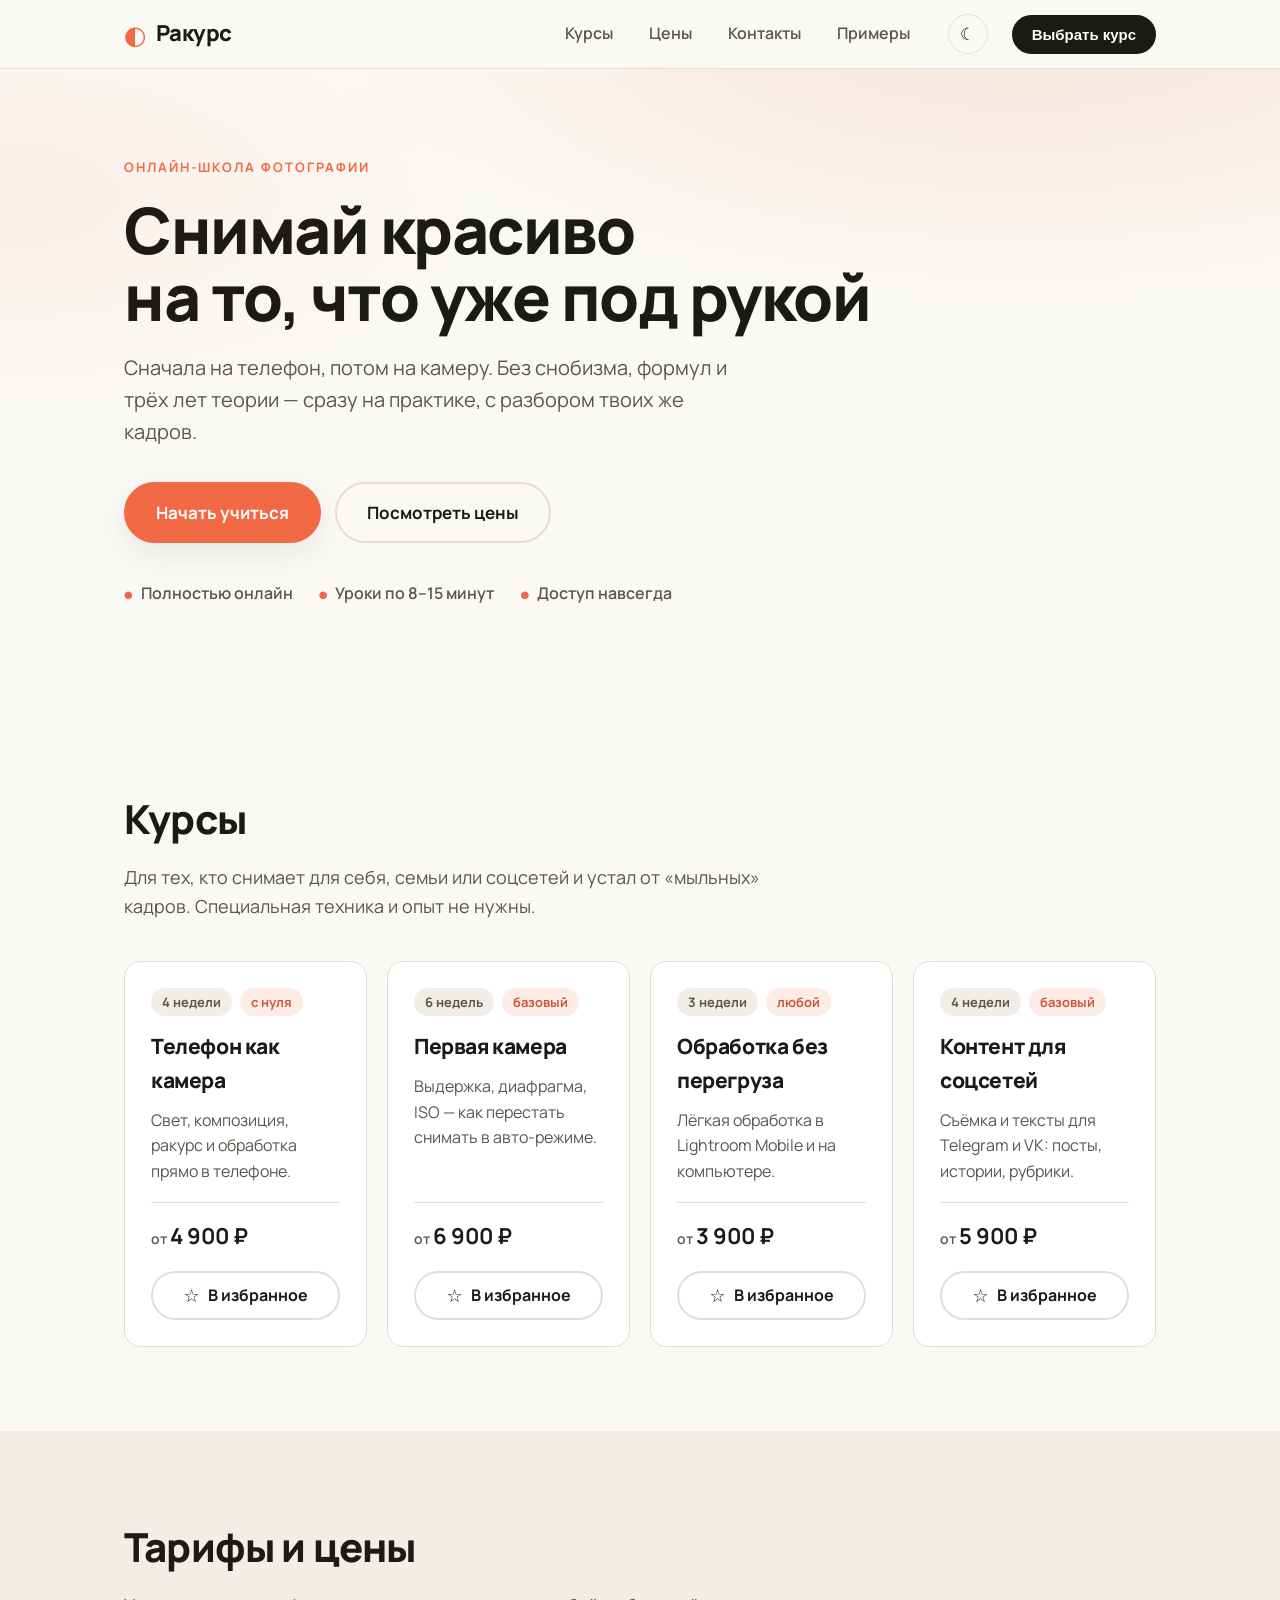
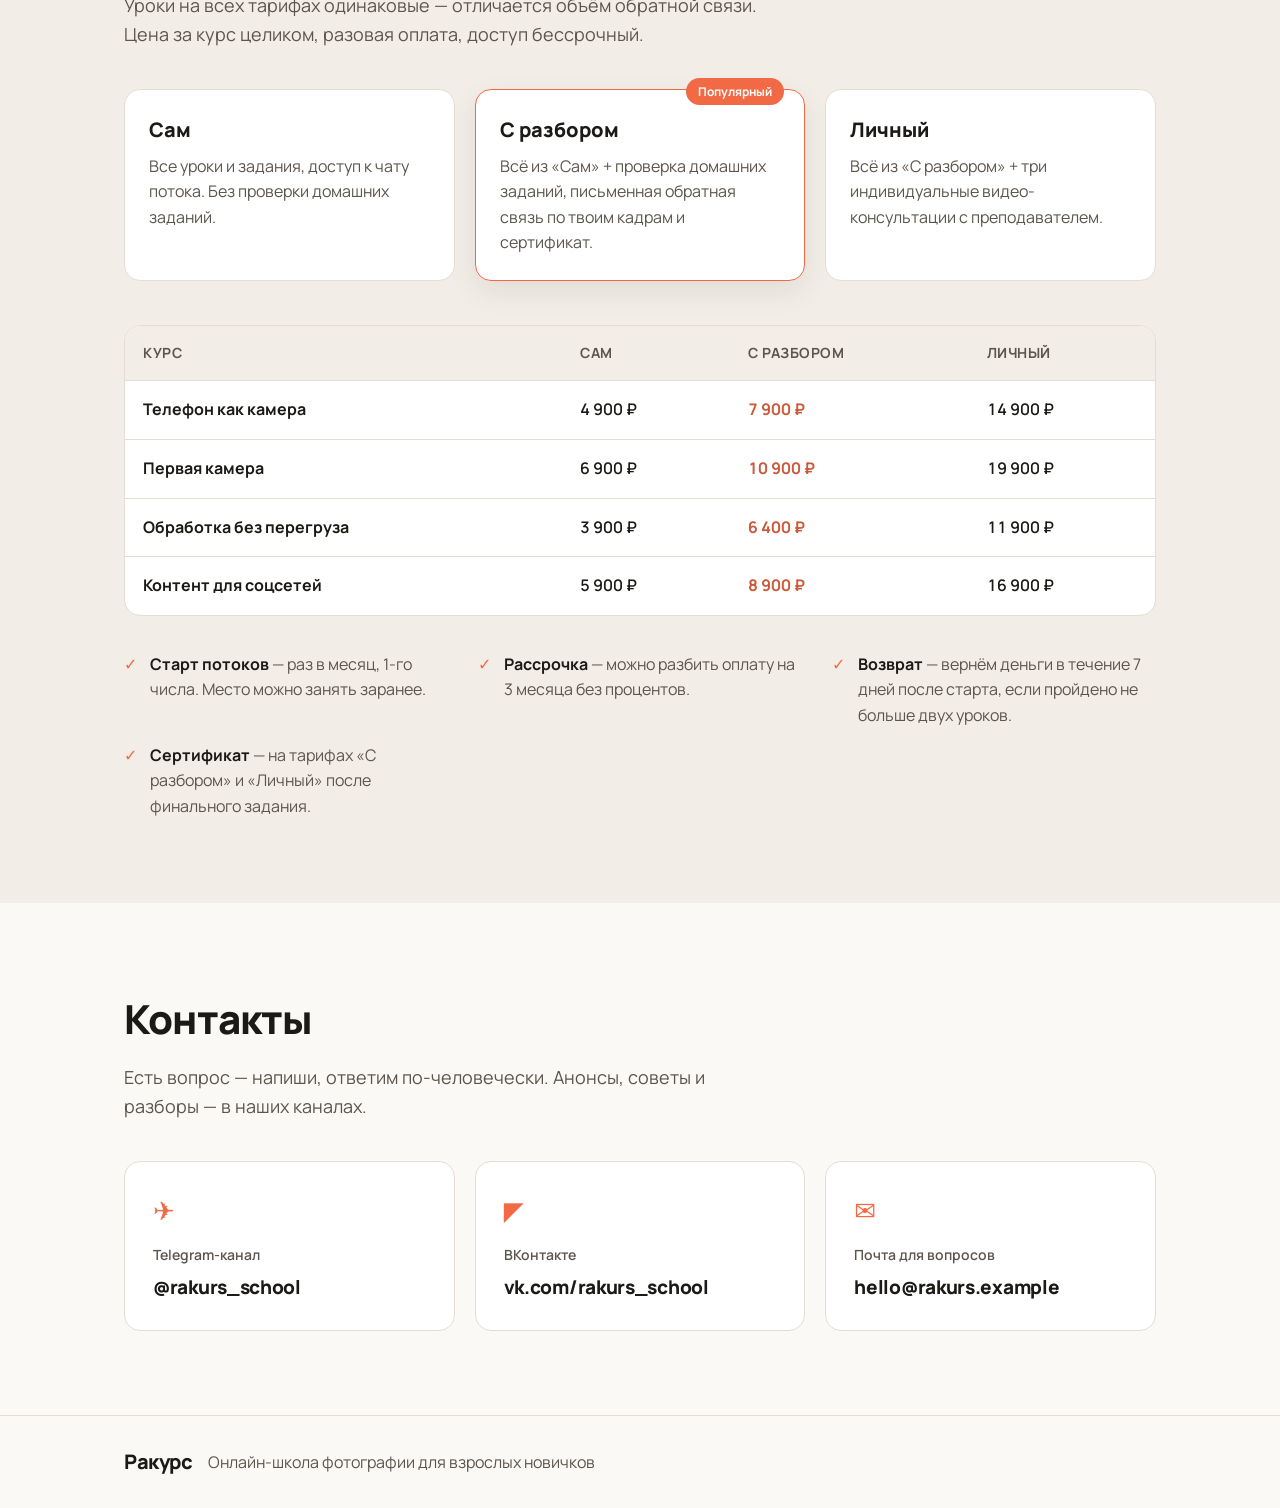
<file: index.html>
<!DOCTYPE html>
<html lang="ru">
<head>
  <meta charset="UTF-8">
  <meta name="viewport" content="width=device-width, initial-scale=1.0">
  <script>
    // Ставим тему до отрисовки, чтобы не было вспышки светлого фона
    (function () {
      try {
        var t = localStorage.getItem("rakurs-theme");
        if (!t) t = matchMedia("(prefers-color-scheme: dark)").matches ? "dark" : "light";
        document.documentElement.dataset.theme = t;
      } catch (e) {}
    })();
  </script>
  <title>Ракурс — онлайн-школа фотографии для взрослых новичков</title>
  <meta name="description" content="Учим снимать на то, что уже есть под рукой: сначала на телефон, потом на камеру. Без снобизма и трёх лет теории — сразу на практике.">
  <link rel="preconnect" href="https://fonts.googleapis.com">
  <link rel="preconnect" href="https://fonts.gstatic.com" crossorigin>
  <link href="https://fonts.googleapis.com/css2?family=Manrope:wght@400;500;600;700;800&display=swap" rel="stylesheet">
  <link rel="stylesheet" href="style.css">
</head>
<body>

  <!-- Шапка -->
  <header class="site-header" id="top">
    <div class="container header-inner">
      <a href="#top" class="logo">
        <span class="logo-mark">◐</span>
        <span class="logo-text">Ракурс</span>
      </a>
      <nav class="nav">
        <a href="#courses">Курсы</a>
        <a href="#prices">Цены</a>
        <a href="#contacts">Контакты</a>
        <a href="gallery.html">Примеры</a>
      </nav>
      <button type="button" class="theme-toggle" id="theme-toggle" aria-label="Тёмная тема" aria-pressed="false">
        <span class="theme-icon">☾</span>
      </button>
      <button type="button" class="btn btn-sm btn-choose" id="choose-btn">
        <span>Выбрать курс</span>
        <span class="fav-count" id="fav-count" hidden>0</span>
      </button>
    </div>
  </header>

  <!-- Первый экран -->
  <section class="hero">
    <div class="container hero-inner">
      <p class="hero-eyebrow">Онлайн-школа фотографии</p>
      <h1 class="hero-title">Снимай красиво<br>на то, что уже под рукой</h1>
      <p class="hero-lead">
        Сначала на телефон, потом на камеру. Без снобизма, формул и трёх лет
        теории — сразу на практике, с разбором твоих же кадров.
      </p>
      <div class="hero-actions">
        <a href="#courses" class="btn btn-lg">Начать учиться</a>
        <a href="#prices" class="btn btn-lg btn-ghost">Посмотреть цены</a>
      </div>
      <ul class="hero-badges">
        <li>Полностью онлайн</li>
        <li>Уроки по 8–15 минут</li>
        <li>Доступ навсегда</li>
      </ul>
    </div>
  </section>

  <!-- Курсы -->
  <section class="section" id="courses">
    <div class="container">
      <h2 class="section-title">Курсы</h2>
      <p class="section-sub">
        Для тех, кто снимает для себя, семьи или соцсетей и устал от «мыльных»
        кадров. Специальная техника и опыт не нужны.
      </p>

      <div class="cards" id="courses-grid">
        <!-- карточки курсов рендерятся из app.js -->
      </div>
    </div>
  </section>

  <!-- Цены -->
  <section class="section section-alt" id="prices">
    <div class="container">
      <h2 class="section-title">Тарифы и цены</h2>
      <p class="section-sub">
        Уроки на всех тарифах одинаковые — отличается объём обратной связи.
        Цена за курс целиком, разовая оплата, доступ бессрочный.
      </p>

      <div class="tariffs" id="tariffs-grid">
        <!-- описания тарифов рендерятся из app.js -->
      </div>

      <div class="price-table-wrap">
        <table class="price-table" id="price-table">
          <!-- таблица цен рендерится из app.js -->
        </table>
      </div>

      <ul class="conditions">
        <li><strong>Старт потоков</strong> — раз в месяц, 1-го числа. Место можно занять заранее.</li>
        <li><strong>Рассрочка</strong> — можно разбить оплату на 3 месяца без процентов.</li>
        <li><strong>Возврат</strong> — вернём деньги в течение 7 дней после старта, если пройдено не больше двух уроков.</li>
        <li><strong>Сертификат</strong> — на тарифах «С разбором» и «Личный» после финального задания.</li>
      </ul>
    </div>
  </section>

  <!-- Контакты -->
  <section class="section" id="contacts">
    <div class="container">
      <h2 class="section-title">Контакты</h2>
      <p class="section-sub">
        Есть вопрос — напиши, ответим по-человечески. Анонсы, советы и разборы —
        в наших каналах.
      </p>

      <div class="contacts">
        <a class="contact-card" href="https://t.me/rakurs_school" target="_blank" rel="noopener">
          <span class="contact-icon">✈</span>
          <span class="contact-label">Telegram-канал</span>
          <span class="contact-value">@rakurs_school</span>
        </a>
        <a class="contact-card" href="https://vk.com/rakurs_school" target="_blank" rel="noopener">
          <span class="contact-icon">◤</span>
          <span class="contact-label">ВКонтакте</span>
          <span class="contact-value">vk.com/rakurs_school</span>
        </a>
        <a class="contact-card" href="mailto:hello@rakurs.example">
          <span class="contact-icon">✉</span>
          <span class="contact-label">Почта для вопросов</span>
          <span class="contact-value">hello@rakurs.example</span>
        </a>
      </div>
    </div>
  </section>

  <footer class="site-footer">
    <div class="container footer-inner">
      <span class="logo-text">Ракурс</span>
      <span class="footer-note">Онлайн-школа фотографии для взрослых новичков</span>
    </div>
  </footer>

  <script src="theme.js"></script>
  <script src="app.js"></script>
</body>
</html>
</file>
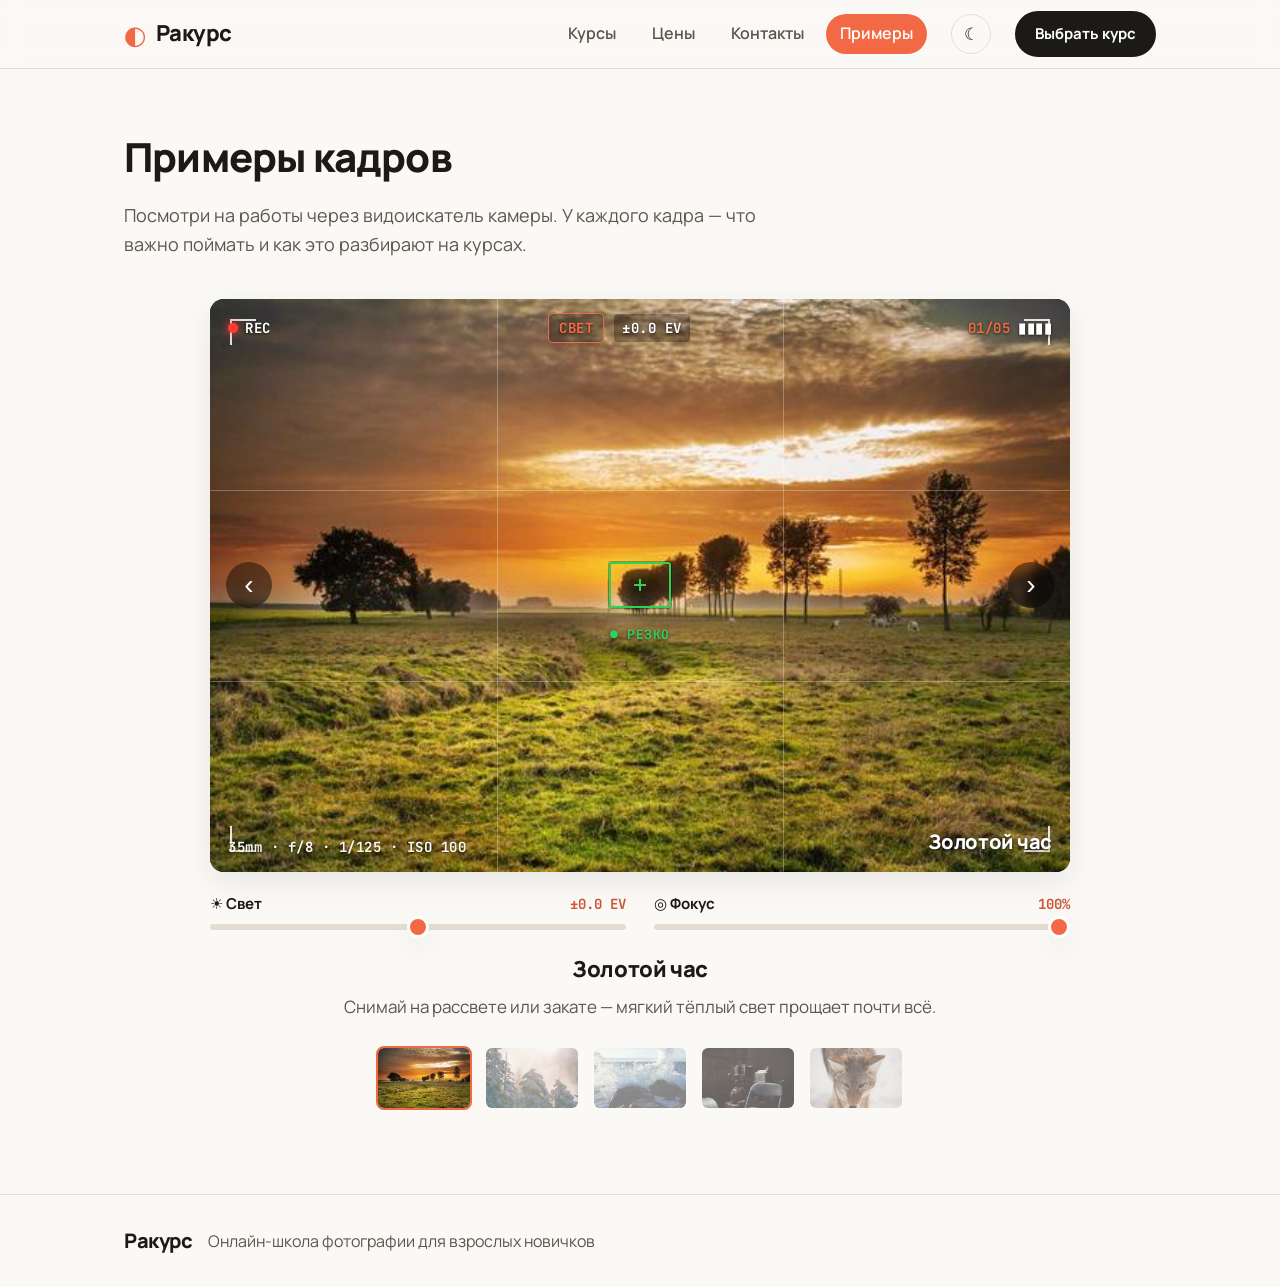
<file: gallery.html>
<!DOCTYPE html>
<html lang="ru">
<head>
  <meta charset="UTF-8">
  <meta name="viewport" content="width=device-width, initial-scale=1.0">
  <script>
    // Ставим тему до отрисовки, чтобы не было вспышки светлого фона
    (function () {
      try {
        var t = localStorage.getItem("rakurs-theme");
        if (!t) t = matchMedia("(prefers-color-scheme: dark)").matches ? "dark" : "light";
        document.documentElement.dataset.theme = t;
      } catch (e) {}
    })();
  </script>
  <title>Примеры кадров — Ракурс</title>
  <meta name="description" content="Смотри примеры работ через рамку-видоискатель: свет, выдержка, ISO, фокус — на живых кадрах.">
  <link rel="preconnect" href="https://fonts.googleapis.com">
  <link rel="preconnect" href="https://fonts.gstatic.com" crossorigin>
  <link href="https://fonts.googleapis.com/css2?family=Manrope:wght@400;500;600;700;800&family=JetBrains+Mono:wght@500;700&display=swap" rel="stylesheet">
  <link rel="stylesheet" href="style.css">
  <link rel="stylesheet" href="gallery.css">
</head>
<body>

  <!-- Шапка -->
  <header class="site-header" id="top">
    <div class="container header-inner">
      <a href="index.html" class="logo">
        <span class="logo-mark">◐</span>
        <span class="logo-text">Ракурс</span>
      </a>
      <nav class="nav">
        <a href="index.html#courses">Курсы</a>
        <a href="index.html#prices">Цены</a>
        <a href="index.html#contacts">Контакты</a>
        <a href="gallery.html" class="active">Примеры</a>
      </nav>
      <button type="button" class="theme-toggle" id="theme-toggle" aria-label="Тёмная тема" aria-pressed="false">
        <span class="theme-icon">☾</span>
      </button>
      <a href="index.html#courses" class="btn btn-sm btn-choose">Выбрать курс</a>
    </div>
  </header>

  <!-- Видоискатель -->
  <section class="section gallery-section">
    <div class="container">
      <h2 class="section-title">Примеры кадров</h2>
      <p class="section-sub">
        Посмотри на работы через видоискатель камеры. У каждого кадра — что важно
        поймать и как это разбирают на курсах.
      </p>

      <div class="viewfinder" id="viewfinder" tabindex="0" aria-label="Видоискатель, листай стрелками">
        <img class="vf-photo" id="vf-photo" alt="">

        <!-- Сетка по правилу третей -->
        <div class="vf-grid" aria-hidden="true">
          <span></span><span></span><span></span><span></span>
        </div>

        <!-- Уголки рамки -->
        <div class="vf-corners" aria-hidden="true">
          <i class="tl"></i><i class="tr"></i><i class="bl"></i><i class="br"></i>
        </div>

        <!-- Точка фокуса по центру (клик — навести резкость) -->
        <button class="vf-af" id="vf-af" aria-label="Навести резкость"></button>
        <div class="vf-focus-status" id="vf-focus-status" aria-hidden="true">◌ ФОКУСИРОВКА</div>

        <!-- Верхний HUD -->
        <div class="vf-hud vf-top" aria-hidden="true">
          <span class="vf-rec"><i></i>REC</span>
          <span class="vf-mid">
            <span class="vf-mode" id="vf-tag">СВЕТ</span>
            <span class="vf-ev" id="vf-ev">±0.0 EV</span>
          </span>
          <span class="vf-batt"><b class="vf-counter" id="vf-counter">01/05</b> ▮▮▮▮</span>
        </div>

        <!-- Нижний HUD: EXIF + подпись -->
        <div class="vf-hud vf-bottom" aria-hidden="true">
          <span class="vf-exif" id="vf-exif"></span>
          <span class="vf-title" id="vf-hud-title"></span>
        </div>

        <!-- Стрелки -->
        <button class="vf-nav vf-prev" id="vf-prev" aria-label="Предыдущий кадр">‹</button>
        <button class="vf-nav vf-next" id="vf-next" aria-label="Следующий кадр">›</button>
      </div>

      <!-- Управление кадром -->
      <div class="vf-controls">
        <label class="vf-ctrl">
          <span class="vf-ctrl-head">☀ Свет <b id="light-val">±0.0 EV</b></span>
          <input type="range" id="light" min="-100" max="100" value="0" step="1">
        </label>
        <label class="vf-ctrl">
          <span class="vf-ctrl-head">◎ Фокус <b id="focus-val">100%</b></span>
          <input type="range" id="focus" min="0" max="100" value="100" step="1">
        </label>
      </div>

      <!-- Подпись под видоискателем -->
      <div class="shot-caption">
        <h3 id="shot-title"></h3>
        <p id="shot-tip"></p>
      </div>

      <!-- Плёнка с миниатюрами -->
      <div class="thumbs" id="thumbs"></div>
    </div>
  </section>

  <footer class="site-footer">
    <div class="container footer-inner">
      <span class="logo-text">Ракурс</span>
      <span class="footer-note">Онлайн-школа фотографии для взрослых новичков</span>
    </div>
  </footer>

  <script src="theme.js"></script>
  <script src="gallery.js"></script>
</body>
</html>
</file>
<file: style.css>
:root {
  --bg: #fbf9f6;
  --bg-alt: #f2ede6;
  --ink: #1c1a17;
  --ink-soft: #5b554d;
  --accent: #f26a45;
  --accent-dark: #cb593a;
  --line: #e4ddd3;
  --card: #ffffff;
  --header-bg: rgba(251, 249, 246, 0.85);
  --choose-bg: #1c1a17;
  --choose-bg-hover: #000000;
  --choose-fg: #ffffff;
  --radius: 16px;
  --shadow: 0 10px 30px rgba(28, 26, 23, 0.08);
  --maxw: 1080px;
}

/* Тёмная тема — переопределяем только цвета */
:root[data-theme="dark"] {
  --bg: #15120e;
  --bg-alt: #1d1812;
  --ink: #f4efe8;
  --ink-soft: #ada397;
  --accent-dark: #f5835f; /* в тёмной теме hover светлеет */
  --line: #342d24;
  --card: #201b15;
  --header-bg: rgba(21, 18, 14, 0.85);
  --choose-bg: #f4efe8;
  --choose-bg-hover: #ffffff;
  --choose-fg: #15120e;
  --shadow: 0 10px 30px rgba(0, 0, 0, 0.45);
}

* { box-sizing: border-box; margin: 0; padding: 0; }

html { scroll-behavior: smooth; }

body {
  font-family: 'Manrope', system-ui, -apple-system, Segoe UI, Roboto, sans-serif;
  color: var(--ink);
  background: var(--bg);
  line-height: 1.6;
  -webkit-font-smoothing: antialiased;
  transition: background-color .3s ease, color .3s ease;
}

.container {
  max-width: var(--maxw);
  margin: 0 auto;
  padding: 0 24px;
}

a { color: inherit; text-decoration: none; }

/* Кнопки */
.btn {
  display: inline-flex;
  align-items: center;
  justify-content: center;
  gap: 8px;
  background: var(--accent);
  color: #fff;
  font-weight: 700;
  padding: 12px 22px;
  border-radius: 999px;
  border: 2px solid var(--accent);
  transition: transform .12s ease, background .2s ease, box-shadow .2s ease;
  white-space: nowrap;
}
.btn:hover { background: var(--accent-dark); border-color: var(--accent-dark); transform: translateY(-1px); }
.btn:active { transform: translateY(0); }
.btn-sm { padding: 9px 18px; font-size: 15px; }
.btn-lg { padding: 15px 30px; font-size: 17px; box-shadow: var(--shadow); }
.btn-ghost { background: transparent; color: var(--ink); border-color: var(--line); box-shadow: none; }
.btn-ghost:hover { background: var(--card); border-color: var(--ink); }

/* Кнопка «Выбрать курс» в шапке — тёмная, чтобы отличаться от оранжевого меню */
.btn-choose {
  background: var(--choose-bg);
  border-color: var(--choose-bg);
  color: var(--choose-fg);
  cursor: pointer;
}
.btn-choose:hover { background: var(--choose-bg-hover); border-color: var(--choose-bg-hover); }
.fav-count {
  display: inline-flex;
  align-items: center;
  justify-content: center;
  min-width: 20px;
  height: 20px;
  padding: 0 6px;
  border-radius: 999px;
  background: var(--accent);
  color: #fff;
  font-size: 13px;
  font-weight: 800;
  line-height: 1;
}
.fav-count[hidden] { display: none; }

/* Переключатель темы */
.theme-toggle {
  flex: none;
  width: 40px;
  height: 40px;
  border-radius: 50%;
  border: 1px solid var(--line);
  background: transparent;
  color: var(--ink);
  font-size: 17px;
  line-height: 1;
  cursor: pointer;
  display: inline-flex;
  align-items: center;
  justify-content: center;
  transition: background .2s ease, border-color .2s ease, color .2s ease;
}
.theme-toggle:hover { border-color: var(--accent); color: var(--accent); }

/* Шапка */
.site-header {
  position: sticky;
  top: 0;
  z-index: 50;
  background: var(--header-bg);
  backdrop-filter: blur(10px);
  border-bottom: 1px solid var(--line);
}
.header-inner {
  display: flex;
  align-items: center;
  gap: 24px;
  height: 68px;
}
.logo { display: flex; align-items: center; gap: 9px; font-weight: 800; font-size: 22px; }
.logo-mark { color: var(--accent); font-size: 26px; line-height: 1; }
.logo-text { letter-spacing: -0.5px; }
.nav { margin-left: auto; display: flex; gap: 8px; font-weight: 600; color: var(--ink-soft); }
.nav a {
  padding: 7px 14px;
  border-radius: 999px;
  transition: color .2s ease, background .2s ease;
}
.nav a:hover { color: var(--accent); }
.nav a.active { color: #fff; background: var(--accent); }
.nav a.active:hover { color: #fff; }

/* Первый экран */
.hero {
  padding: 88px 0 96px;
  background:
    radial-gradient(1200px 500px at 80% -10%, rgba(224, 99, 46, 0.14), transparent 60%),
    radial-gradient(900px 400px at 0% 20%, rgba(224, 99, 46, 0.07), transparent 55%);
}
.hero-eyebrow {
  text-transform: uppercase;
  letter-spacing: 2px;
  font-size: 13px;
  font-weight: 700;
  color: var(--accent);
  margin-bottom: 18px;
}
.hero-title {
  font-size: clamp(38px, 6vw, 64px);
  line-height: 1.05;
  letter-spacing: -1.5px;
  font-weight: 800;
  margin-bottom: 22px;
}
.hero-lead {
  font-size: clamp(17px, 2.2vw, 20px);
  color: var(--ink-soft);
  max-width: 620px;
  margin-bottom: 34px;
}
.hero-actions { display: flex; flex-wrap: wrap; gap: 14px; margin-bottom: 38px; }
.hero-badges {
  list-style: none;
  display: flex;
  flex-wrap: wrap;
  gap: 12px 26px;
  color: var(--ink-soft);
  font-weight: 600;
}
.hero-badges li { display: flex; align-items: center; gap: 8px; }
.hero-badges li::before { content: "●"; color: var(--accent); font-size: 10px; }

/* Секции */
.section { padding: 84px 0; }
.section-alt { background: var(--bg-alt); }
.section-title {
  font-size: clamp(28px, 4vw, 40px);
  font-weight: 800;
  letter-spacing: -0.8px;
  margin-bottom: 12px;
}
.section-sub {
  color: var(--ink-soft);
  font-size: 18px;
  max-width: 640px;
  margin-bottom: 40px;
}

/* Карточки курсов */
.cards {
  display: grid;
  grid-template-columns: repeat(auto-fit, minmax(240px, 1fr));
  gap: 20px;
}
.card {
  background: var(--card);
  border: 1px solid var(--line);
  border-radius: var(--radius);
  padding: 26px;
  display: flex;
  flex-direction: column;
  transition: transform .15s ease, box-shadow .2s ease, border-color .2s ease;
}
.card:hover { transform: translateY(-4px); box-shadow: var(--shadow); border-color: transparent; }
.card-meta { display: flex; gap: 8px; flex-wrap: wrap; margin-bottom: 14px; }
.tag {
  font-size: 13px;
  font-weight: 700;
  padding: 4px 11px;
  border-radius: 999px;
  background: var(--bg-alt);
  color: var(--ink-soft);
}
.tag-level { background: rgba(224, 99, 46, 0.12); color: var(--accent-dark); }
.card h3 { font-size: 21px; font-weight: 800; letter-spacing: -0.4px; margin-bottom: 10px; }
.card p { color: var(--ink-soft); flex: 1; }
.card-price {
  margin-top: 18px;
  padding-top: 16px;
  border-top: 1px solid var(--line);
  font-weight: 700;
}
.card-price span { color: var(--ink-soft); font-weight: 600; font-size: 14px; }
.card-price b { color: var(--ink); font-size: 22px; }

/* Избранное */
.card.is-fav { border-color: var(--accent); box-shadow: var(--shadow); }
.fav-toggle {
  margin-top: 16px;
  width: 100%;
  display: inline-flex;
  align-items: center;
  justify-content: center;
  gap: 8px;
  padding: 10px 16px;
  border-radius: 999px;
  border: 2px solid var(--line);
  background: transparent;
  color: var(--ink);
  font: inherit;
  font-weight: 700;
  cursor: pointer;
  transition: background .2s ease, border-color .2s ease, color .2s ease;
}
.fav-toggle:hover { border-color: var(--accent); color: var(--accent-dark); }
.fav-toggle .star { font-size: 18px; line-height: 1; }
.fav-toggle[aria-pressed="true"] {
  background: var(--accent);
  border-color: var(--accent);
  color: #fff;
}
.fav-toggle[aria-pressed="true"]:hover { background: var(--accent-dark); color: #fff; }

/* Тарифы */
.tariffs {
  display: grid;
  grid-template-columns: repeat(auto-fit, minmax(240px, 1fr));
  gap: 20px;
  margin-bottom: 44px;
}
.tariff {
  background: var(--card);
  border: 1px solid var(--line);
  border-radius: var(--radius);
  padding: 24px;
}
.tariff.featured { border-color: var(--accent); box-shadow: var(--shadow); position: relative; }
.tariff.featured::after {
  content: "Популярный";
  position: absolute;
  top: -12px; right: 20px;
  background: var(--accent);
  color: #fff;
  font-size: 12px;
  font-weight: 700;
  padding: 4px 12px;
  border-radius: 999px;
}
.tariff h3 { font-size: 20px; font-weight: 800; margin-bottom: 8px; }
.tariff p { color: var(--ink-soft); }

/* Таблица цен */
.price-table-wrap { overflow-x: auto; border-radius: var(--radius); border: 1px solid var(--line); background: var(--card); }
.price-table { width: 100%; border-collapse: collapse; min-width: 520px; }
.price-table th, .price-table td { padding: 16px 18px; text-align: left; border-bottom: 1px solid var(--line); }
.price-table thead th { background: var(--bg-alt); font-weight: 700; font-size: 14px; text-transform: uppercase; letter-spacing: 0.5px; color: var(--ink-soft); }
.price-table tbody tr:last-child td { border-bottom: none; }
.price-table td.course-name { font-weight: 700; }
.price-table td.price { font-variant-numeric: tabular-nums; font-weight: 600; }
.price-table td.price.hot { color: var(--accent-dark); font-weight: 700; }

/* Условия */
.conditions {
  list-style: none;
  margin-top: 36px;
  display: grid;
  grid-template-columns: repeat(auto-fit, minmax(280px, 1fr));
  gap: 14px 30px;
}
.conditions li { position: relative; padding-left: 26px; color: var(--ink-soft); }
.conditions li::before { content: "✓"; position: absolute; left: 0; color: var(--accent); font-weight: 800; }
.conditions strong { color: var(--ink); }

/* Контакты */
.contacts {
  display: grid;
  grid-template-columns: repeat(auto-fit, minmax(240px, 1fr));
  gap: 20px;
}
.contact-card {
  background: var(--card);
  border: 1px solid var(--line);
  border-radius: var(--radius);
  padding: 28px;
  display: flex;
  flex-direction: column;
  gap: 6px;
  transition: transform .15s ease, box-shadow .2s ease, border-color .2s ease;
}
.contact-card:hover { transform: translateY(-4px); box-shadow: var(--shadow); border-color: var(--accent); }
.contact-icon { font-size: 26px; color: var(--accent); margin-bottom: 6px; }
.contact-label { color: var(--ink-soft); font-size: 14px; font-weight: 600; }
.contact-value { font-size: 19px; font-weight: 800; letter-spacing: -0.3px; }

/* Подвал */
.site-footer { border-top: 1px solid var(--line); padding: 30px 0; }
.footer-inner { display: flex; align-items: center; gap: 16px; flex-wrap: wrap; }
.footer-inner .logo-text { font-size: 20px; font-weight: 800; }
.footer-note { color: var(--ink-soft); }

@media (max-width: 640px) {
  .nav { display: none; }
  .hero { padding: 60px 0 70px; }
  .section { padding: 60px 0; }
}
</file>
<file: gallery.css>
/* Страница видоискателя */

.gallery-section { padding-top: 56px; }

/* Рамка-видоискатель */
.viewfinder {
  position: relative;
  aspect-ratio: 3 / 2;
  width: 100%;
  max-width: 860px;
  margin: 0 auto;
  background: #0b0b0c;
  border-radius: 14px;
  overflow: hidden;
  outline: none;
  box-shadow: var(--shadow);
  user-select: none;
}
.viewfinder:focus-visible { box-shadow: 0 0 0 3px var(--accent); }

.vf-photo {
  width: 100%;
  height: 100%;
  object-fit: cover;
  display: block;
  animation: vf-fade .35s ease;
  transition: filter .15s ease;
}
@keyframes vf-fade { from { opacity: 0; } to { opacity: 1; } }

/* HUD — моноширинный шрифт, поверх фото */
.vf-hud {
  position: absolute;
  left: 0; right: 0;
  display: flex;
  align-items: center;
  justify-content: space-between;
  gap: 12px;
  padding: 14px 18px;
  font-family: 'JetBrains Mono', ui-monospace, monospace;
  font-weight: 700;
  font-size: clamp(11px, 1.6vw, 14px);
  letter-spacing: 0.5px;
  color: #fff;
  text-shadow: 0 1px 3px rgba(0, 0, 0, 0.7);
  pointer-events: none;
}
.vf-top { top: 0; }
.vf-bottom { bottom: 0; align-items: flex-end; }

.vf-rec { display: inline-flex; align-items: center; gap: 7px; }
.vf-rec i {
  width: 10px; height: 10px;
  border-radius: 50%;
  background: #ff3b30;
  box-shadow: 0 0 8px #ff3b30;
  animation: vf-blink 1.1s steps(1) infinite;
}
@keyframes vf-blink { 50% { opacity: 0.15; } }

.vf-mid { display: inline-flex; align-items: center; gap: 10px; }
.vf-mode {
  padding: 3px 10px;
  border: 1px solid rgba(255, 255, 255, 0.7);
  border-radius: 4px;
  color: var(--accent);
  border-color: var(--accent);
  background: rgba(0, 0, 0, 0.25);
}
.vf-ev {
  padding: 3px 8px;
  border-radius: 4px;
  background: rgba(0, 0, 0, 0.3);
  color: #fff;
}
.vf-batt { display: inline-flex; align-items: center; gap: 8px; }
.vf-counter { color: var(--accent); }

.vf-exif { opacity: 0.95; }
.vf-title {
  font-family: 'Manrope', sans-serif;
  font-weight: 800;
  font-size: clamp(14px, 2.4vw, 20px);
  letter-spacing: -0.3px;
}

/* Сетка третей */
.vf-grid { position: absolute; inset: 0; pointer-events: none; }
.vf-grid span { position: absolute; background: rgba(255, 255, 255, 0.28); }
.vf-grid span:nth-child(1) { left: 33.33%; top: 0; bottom: 0; width: 1px; }
.vf-grid span:nth-child(2) { left: 66.66%; top: 0; bottom: 0; width: 1px; }
.vf-grid span:nth-child(3) { top: 33.33%; left: 0; right: 0; height: 1px; }
.vf-grid span:nth-child(4) { top: 66.66%; left: 0; right: 0; height: 1px; }

/* Уголки рамки */
.vf-corners { position: absolute; inset: 20px; pointer-events: none; }
.vf-corners i { position: absolute; width: 26px; height: 26px; border: 2px solid rgba(255, 255, 255, 0.85); }
.vf-corners .tl { top: 0; left: 0; border-right: 0; border-bottom: 0; }
.vf-corners .tr { top: 0; right: 0; border-left: 0; border-bottom: 0; }
.vf-corners .bl { bottom: 0; left: 0; border-right: 0; border-top: 0; }
.vf-corners .br { bottom: 0; right: 0; border-left: 0; border-top: 0; }

/* Рамка автофокуса по центру (кликабельна — навести резкость) */
.vf-af {
  position: absolute;
  top: 50%; left: 50%;
  width: 74px; height: 54px;
  transform: translate(-50%, -50%);
  border: 2px solid var(--accent);
  border-radius: 3px;
  box-shadow: 0 0 0 1px rgba(0, 0, 0, 0.3);
  background: transparent;
  padding: 0;
  cursor: pointer;
  transition: border-color .2s ease, width .2s ease, height .2s ease;
}
.vf-af::before, .vf-af::after {
  content: "";
  position: absolute;
  background: var(--accent);
  transition: background .2s ease;
}
.vf-af::before { top: 50%; left: 50%; width: 12px; height: 2px; transform: translate(-50%, -50%); }
.vf-af::after { top: 50%; left: 50%; width: 2px; height: 12px; transform: translate(-50%, -50%); }
.vf-af.locked { border-color: #2fd15a; width: 62px; height: 46px; }
.vf-af.locked::before, .vf-af.locked::after { background: #2fd15a; }

/* Статус фокуса под рамкой AF */
.vf-focus-status {
  position: absolute;
  top: calc(50% + 40px);
  left: 50%;
  transform: translateX(-50%);
  font-family: 'JetBrains Mono', ui-monospace, monospace;
  font-weight: 700;
  font-size: clamp(10px, 1.5vw, 13px);
  letter-spacing: 0.5px;
  color: var(--accent);
  text-shadow: 0 1px 3px rgba(0, 0, 0, 0.7);
  white-space: nowrap;
  pointer-events: none;
}
.vf-focus-status.locked { color: #2fd15a; }

/* Стрелки навигации */
.vf-nav {
  position: absolute;
  top: 50%;
  transform: translateY(-50%);
  width: 46px; height: 46px;
  border-radius: 50%;
  border: none;
  background: rgba(0, 0, 0, 0.45);
  color: #fff;
  font-size: 28px;
  line-height: 1;
  cursor: pointer;
  display: flex;
  align-items: center;
  justify-content: center;
  transition: background .2s ease, transform .12s ease;
  backdrop-filter: blur(4px);
}
.vf-nav:hover { background: var(--accent); }
.vf-nav:active { transform: translateY(-50%) scale(0.92); }
.vf-prev { left: 16px; }
.vf-next { right: 16px; }

/* Подпись под кадром */
.shot-caption { max-width: 860px; margin: 22px auto 0; text-align: center; }
.shot-caption h3 { font-size: 22px; font-weight: 800; letter-spacing: -0.4px; margin-bottom: 6px; }
.shot-caption p { color: var(--ink-soft); font-size: 17px; }

/* Плёнка миниатюр */
.thumbs {
  display: flex;
  gap: 12px;
  justify-content: center;
  flex-wrap: wrap;
  max-width: 860px;
  margin: 26px auto 0;
}
.thumb {
  width: 96px;
  aspect-ratio: 3 / 2;
  border-radius: 8px;
  overflow: hidden;
  border: 2px solid transparent;
  padding: 0;
  cursor: pointer;
  background: none;
  opacity: 0.6;
  transition: opacity .2s ease, border-color .2s ease, transform .12s ease;
}
.thumb img { width: 100%; height: 100%; object-fit: cover; display: block; }
.thumb:hover { opacity: 1; transform: translateY(-2px); }
.thumb.active { opacity: 1; border-color: var(--accent); }

/* Панель управления кадром */
.vf-controls {
  max-width: 860px;
  margin: 20px auto 0;
  display: grid;
  grid-template-columns: 1fr 1fr;
  gap: 16px 28px;
}
.vf-ctrl { display: flex; flex-direction: column; gap: 8px; }
.vf-ctrl-head {
  display: flex;
  justify-content: space-between;
  align-items: baseline;
  font-weight: 700;
  font-size: 15px;
}
.vf-ctrl-head b {
  font-family: 'JetBrains Mono', ui-monospace, monospace;
  color: var(--accent-dark);
  font-size: 14px;
}
.vf-ctrl input[type="range"] {
  -webkit-appearance: none;
  appearance: none;
  width: 100%;
  height: 6px;
  border-radius: 999px;
  background: var(--line);
  outline: none;
  cursor: pointer;
}
.vf-ctrl input[type="range"]::-webkit-slider-thumb {
  -webkit-appearance: none;
  appearance: none;
  width: 22px; height: 22px;
  border-radius: 50%;
  background: var(--accent);
  border: 3px solid #fff;
  box-shadow: var(--shadow);
  transition: transform .12s ease, background .2s ease;
}
.vf-ctrl input[type="range"]::-webkit-slider-thumb:hover { transform: scale(1.1); background: var(--accent-dark); }
.vf-ctrl input[type="range"]::-moz-range-thumb {
  width: 22px; height: 22px;
  border-radius: 50%;
  background: var(--accent);
  border: 3px solid #fff;
  box-shadow: var(--shadow);
  cursor: pointer;
}
.vf-ctrl input[type="range"]:focus-visible { box-shadow: 0 0 0 3px rgba(224, 99, 46, 0.3); }

@media (max-width: 640px) {
  .vf-corners { inset: 12px; }
  .vf-corners i { width: 18px; height: 18px; }
  .thumb { width: 72px; }
  .vf-controls { grid-template-columns: 1fr; }
}
</file>
